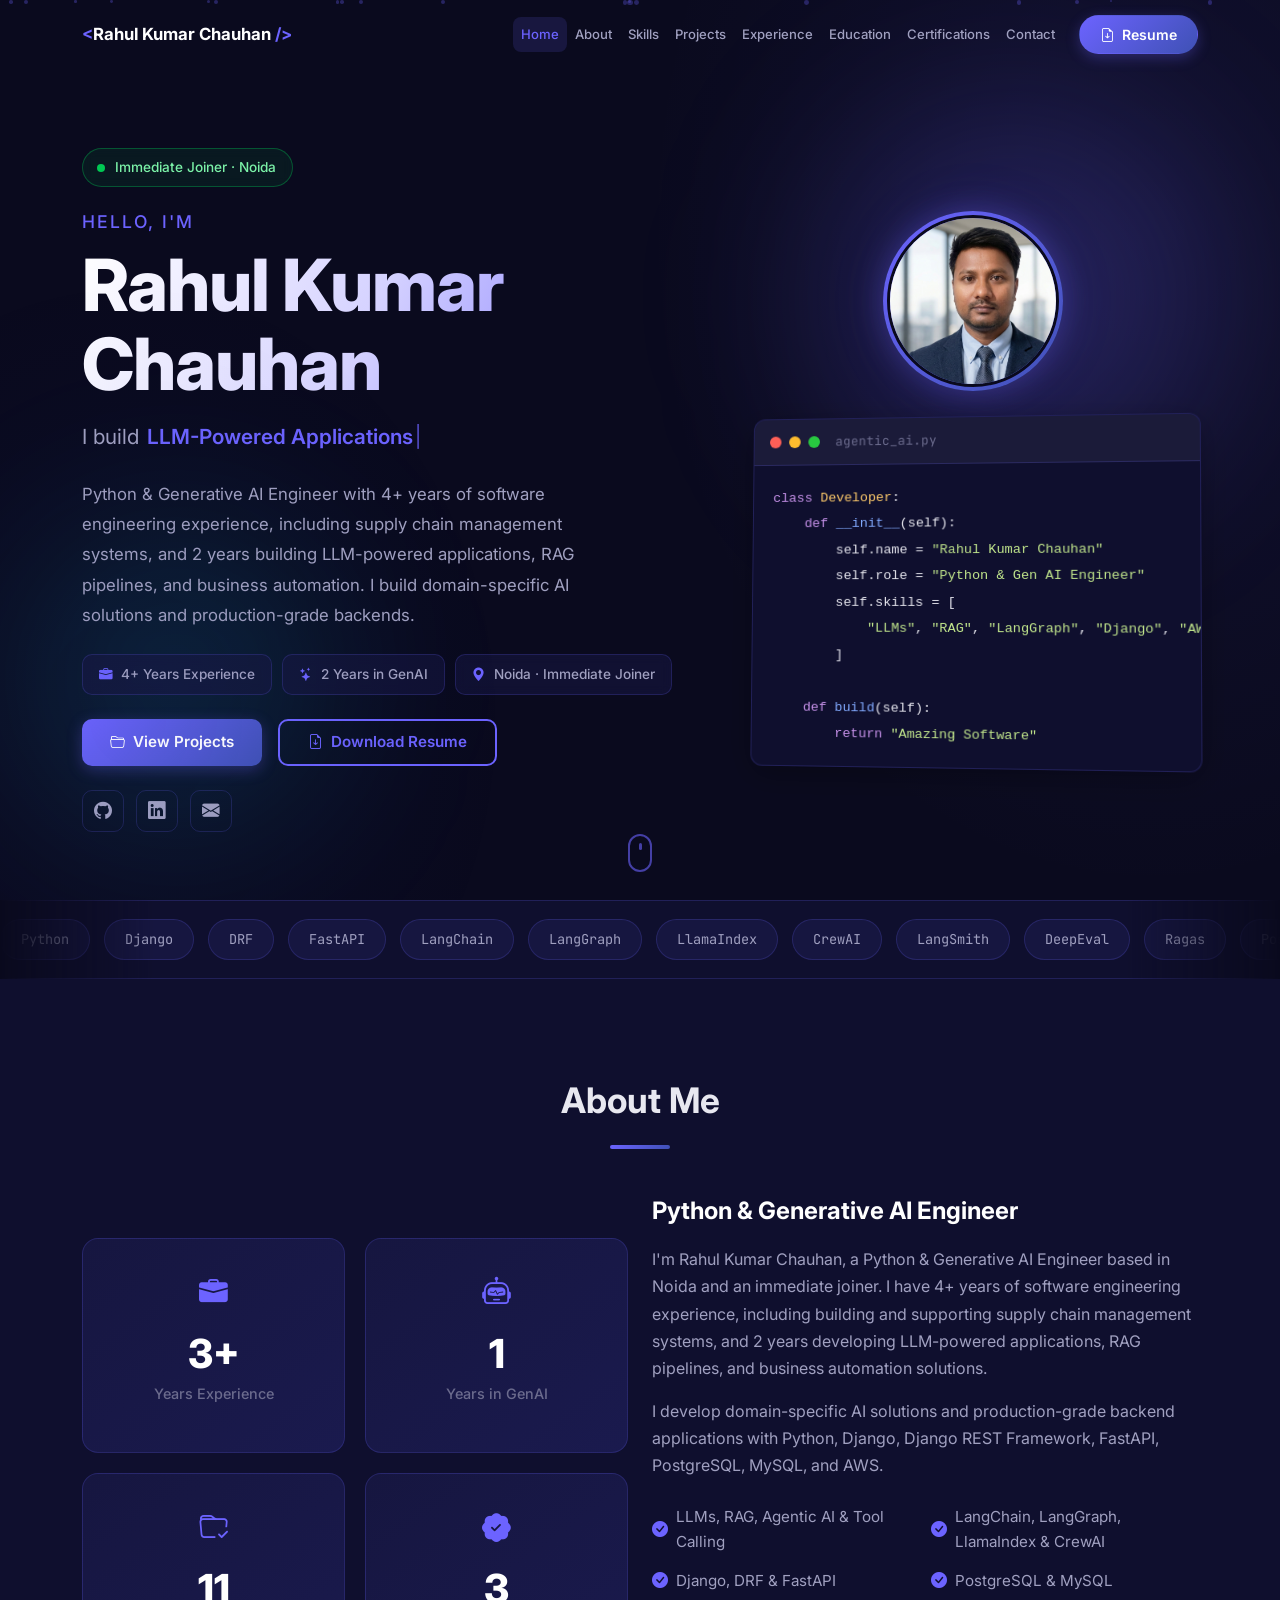
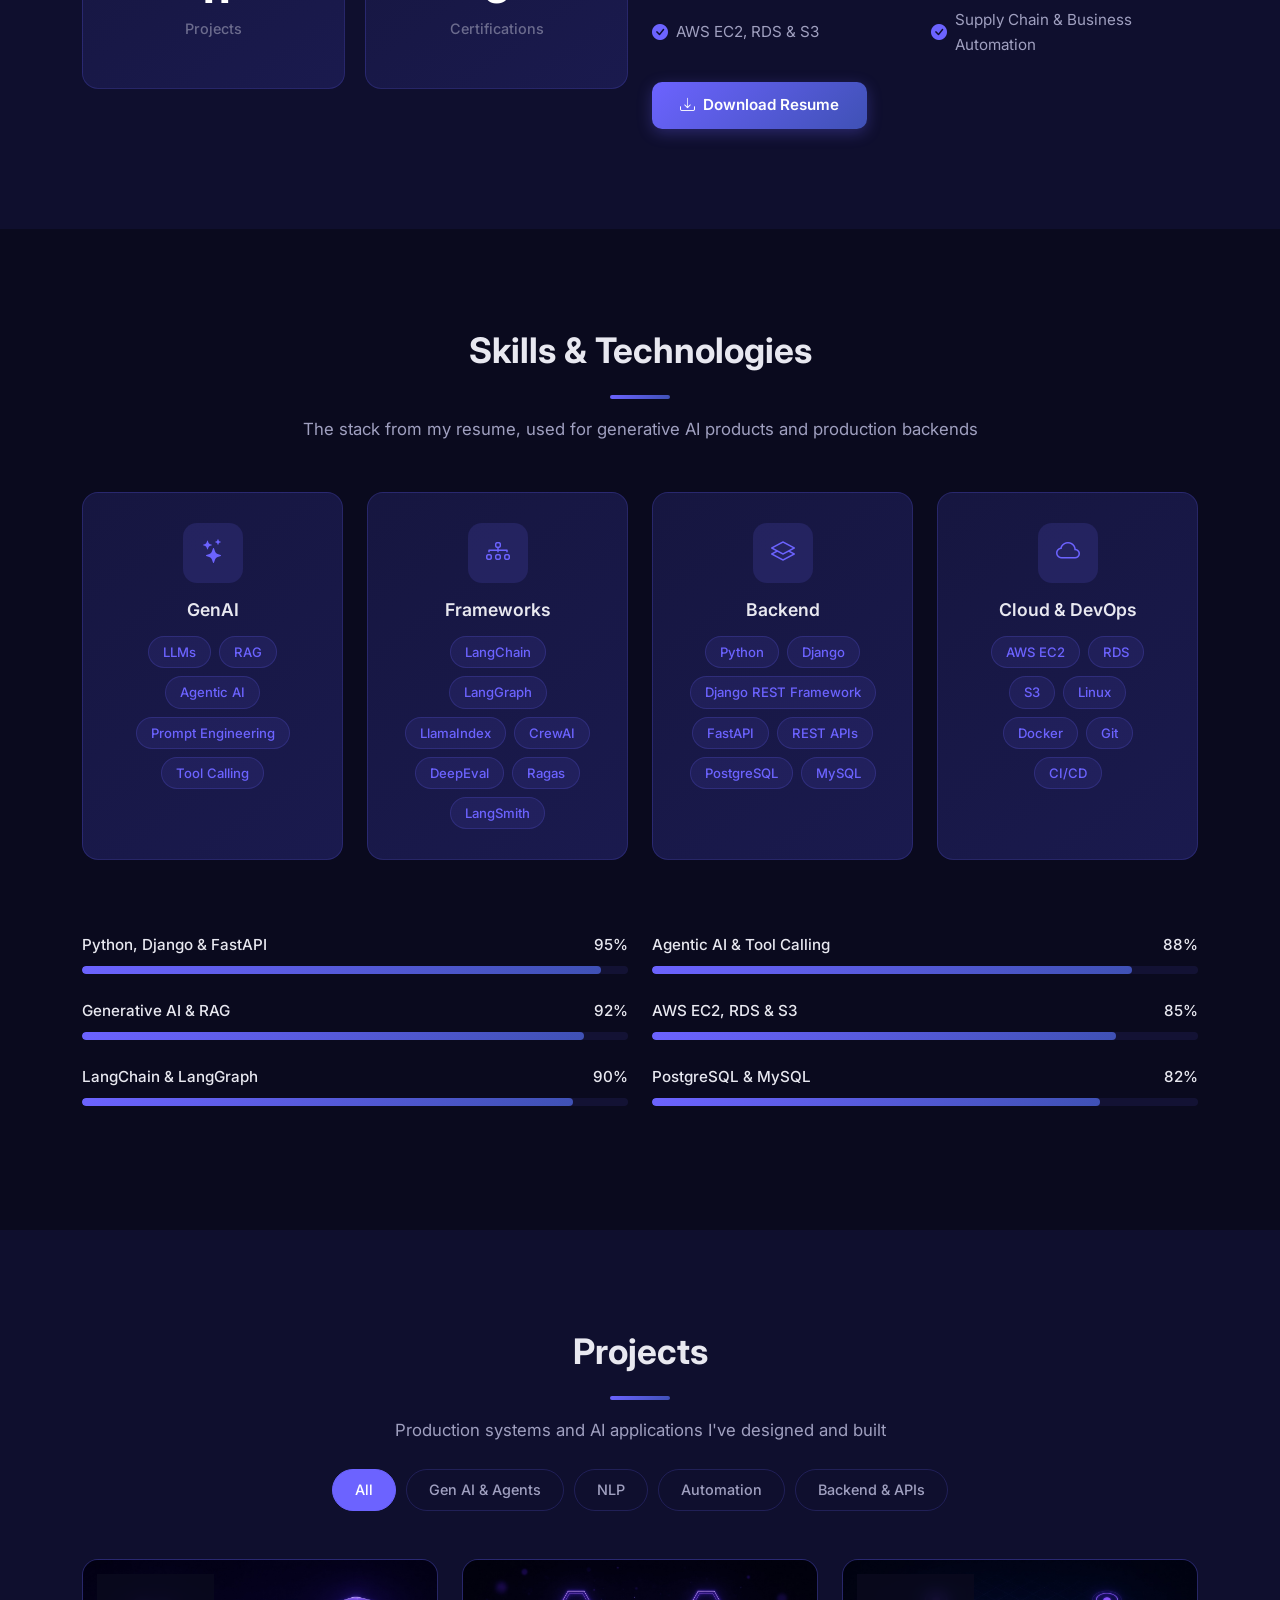
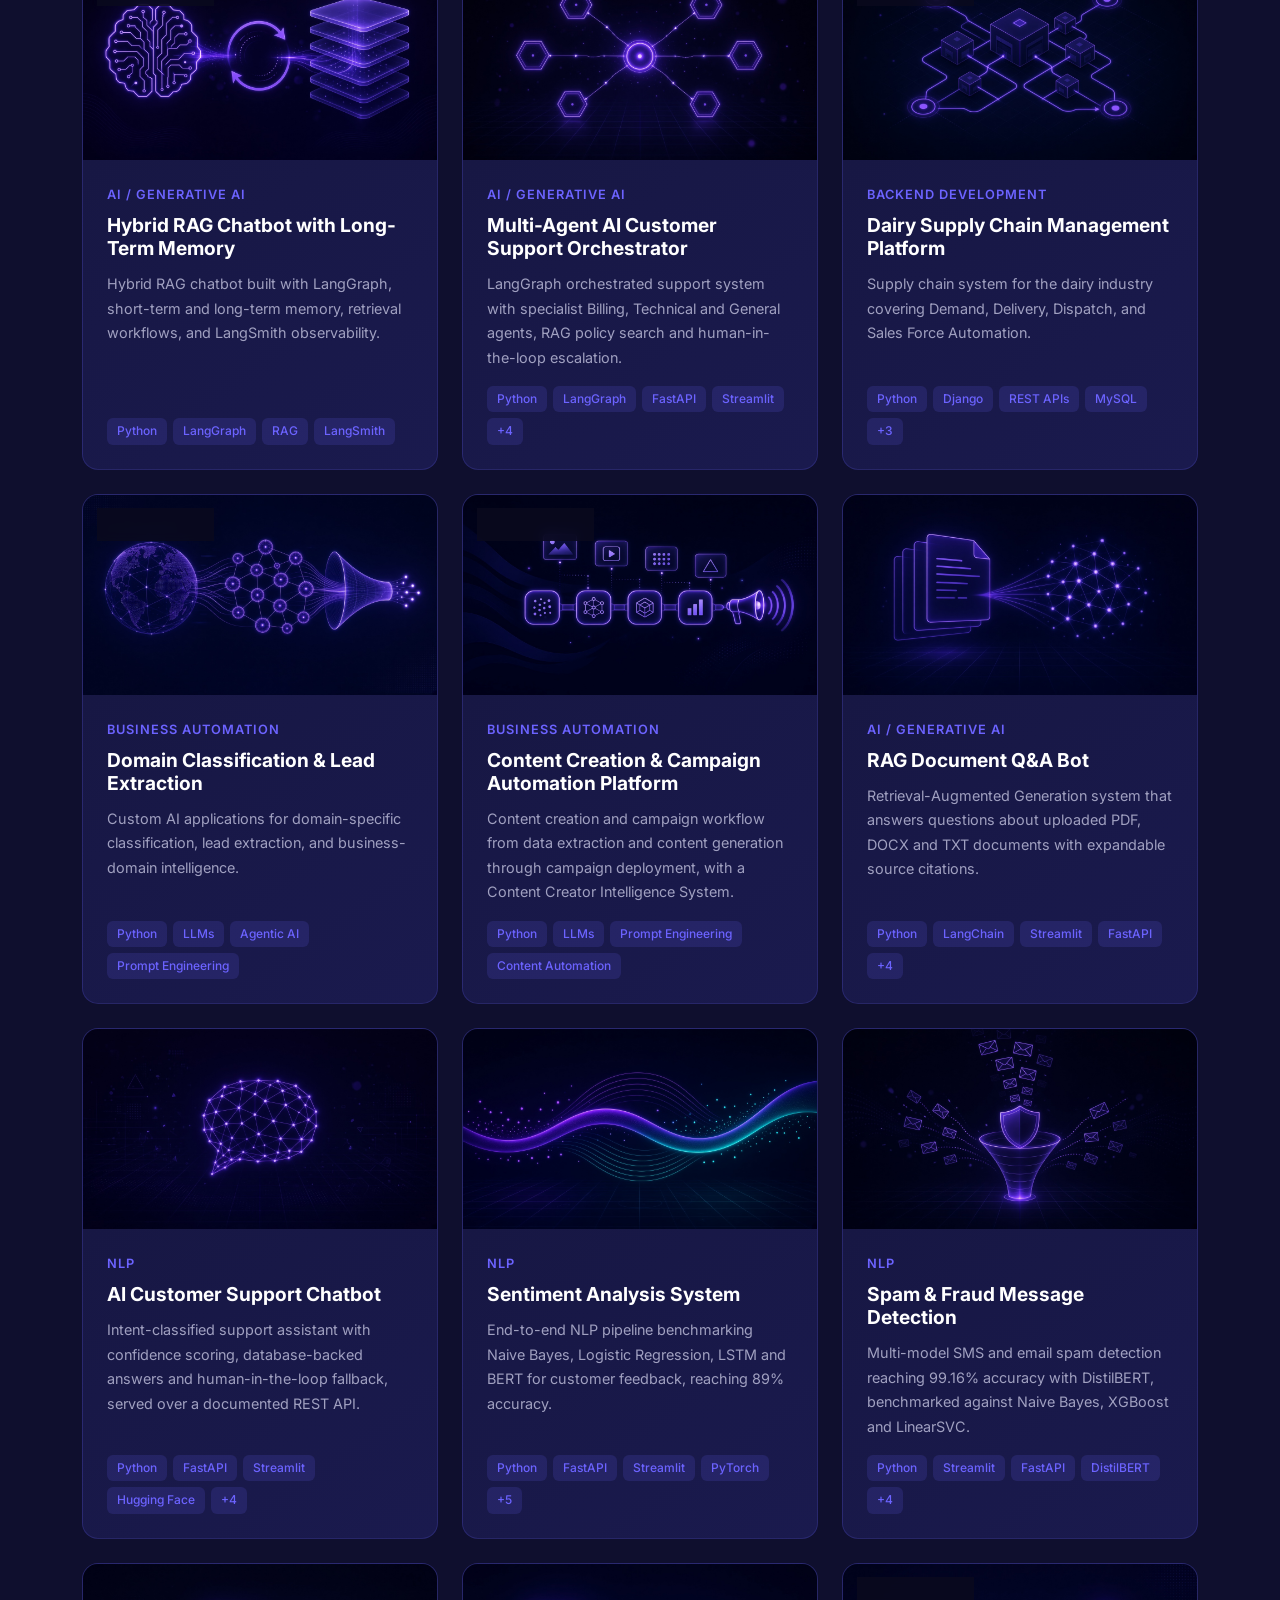
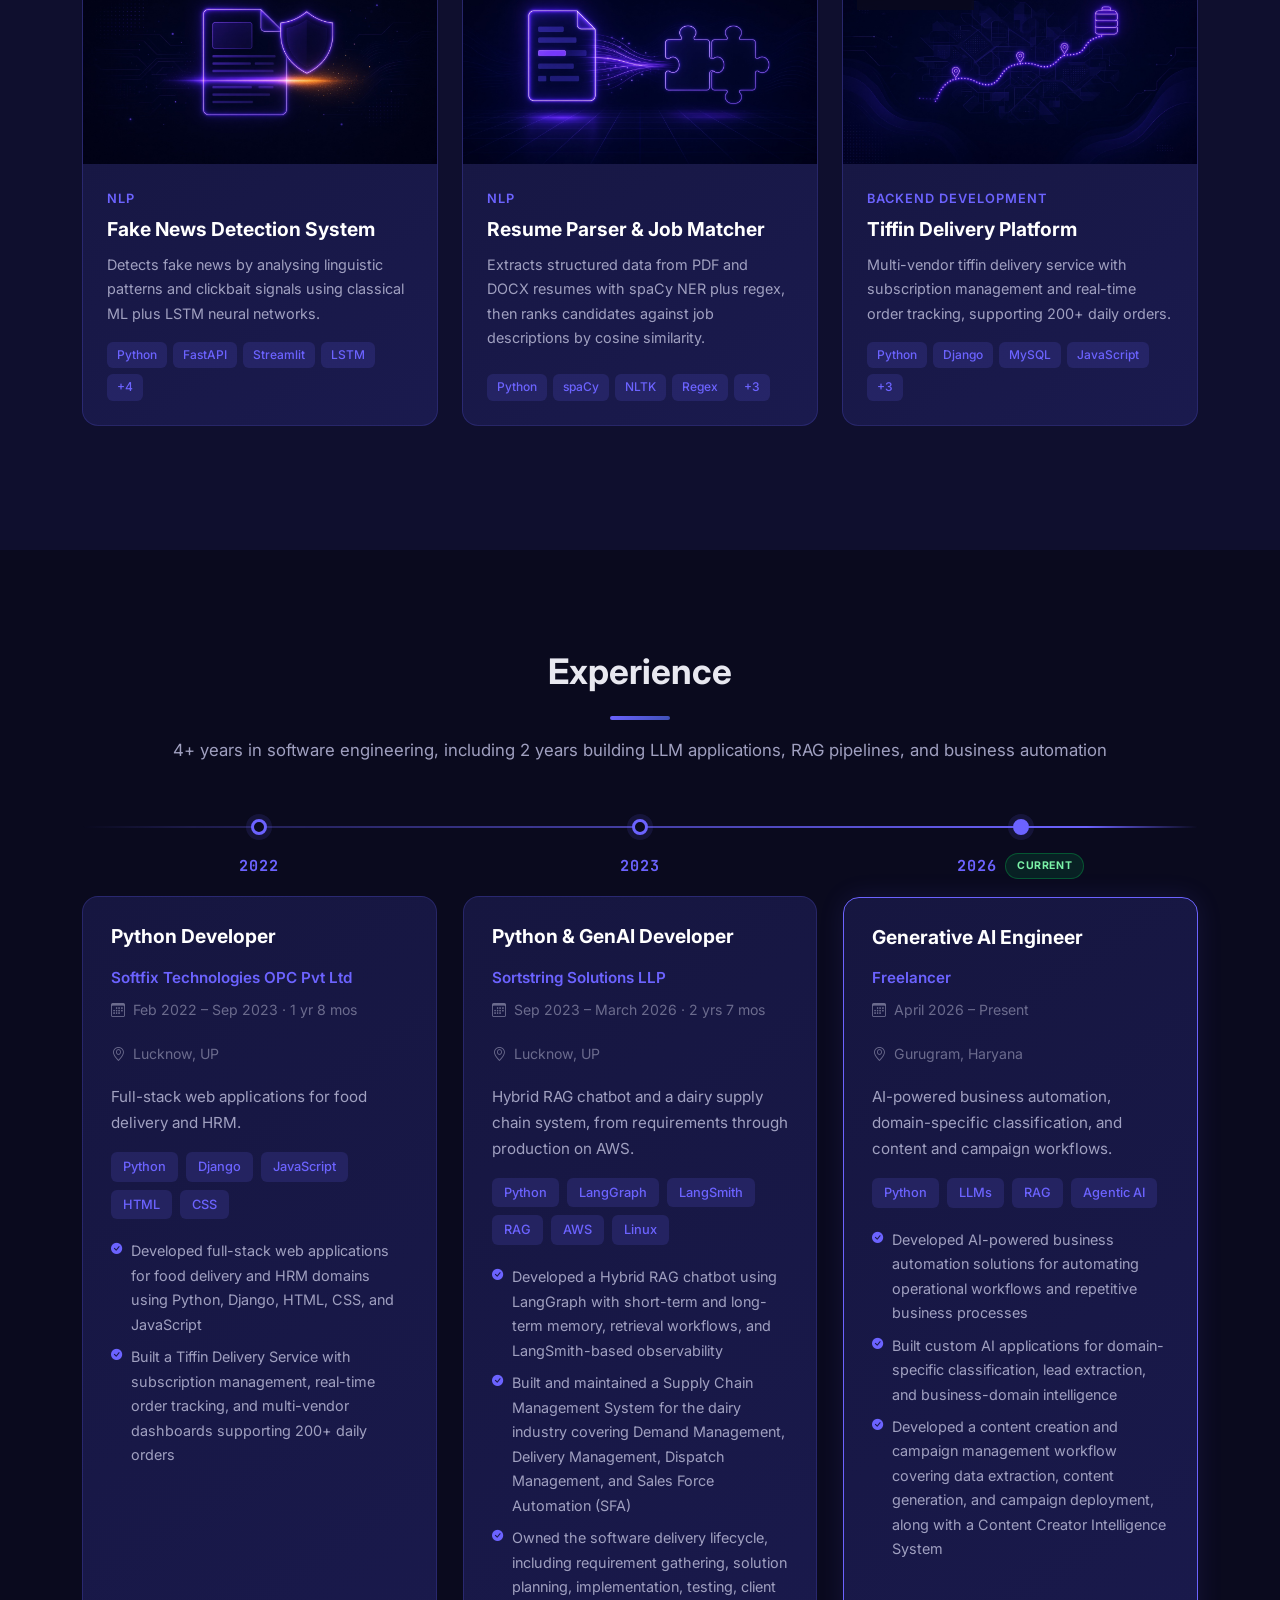
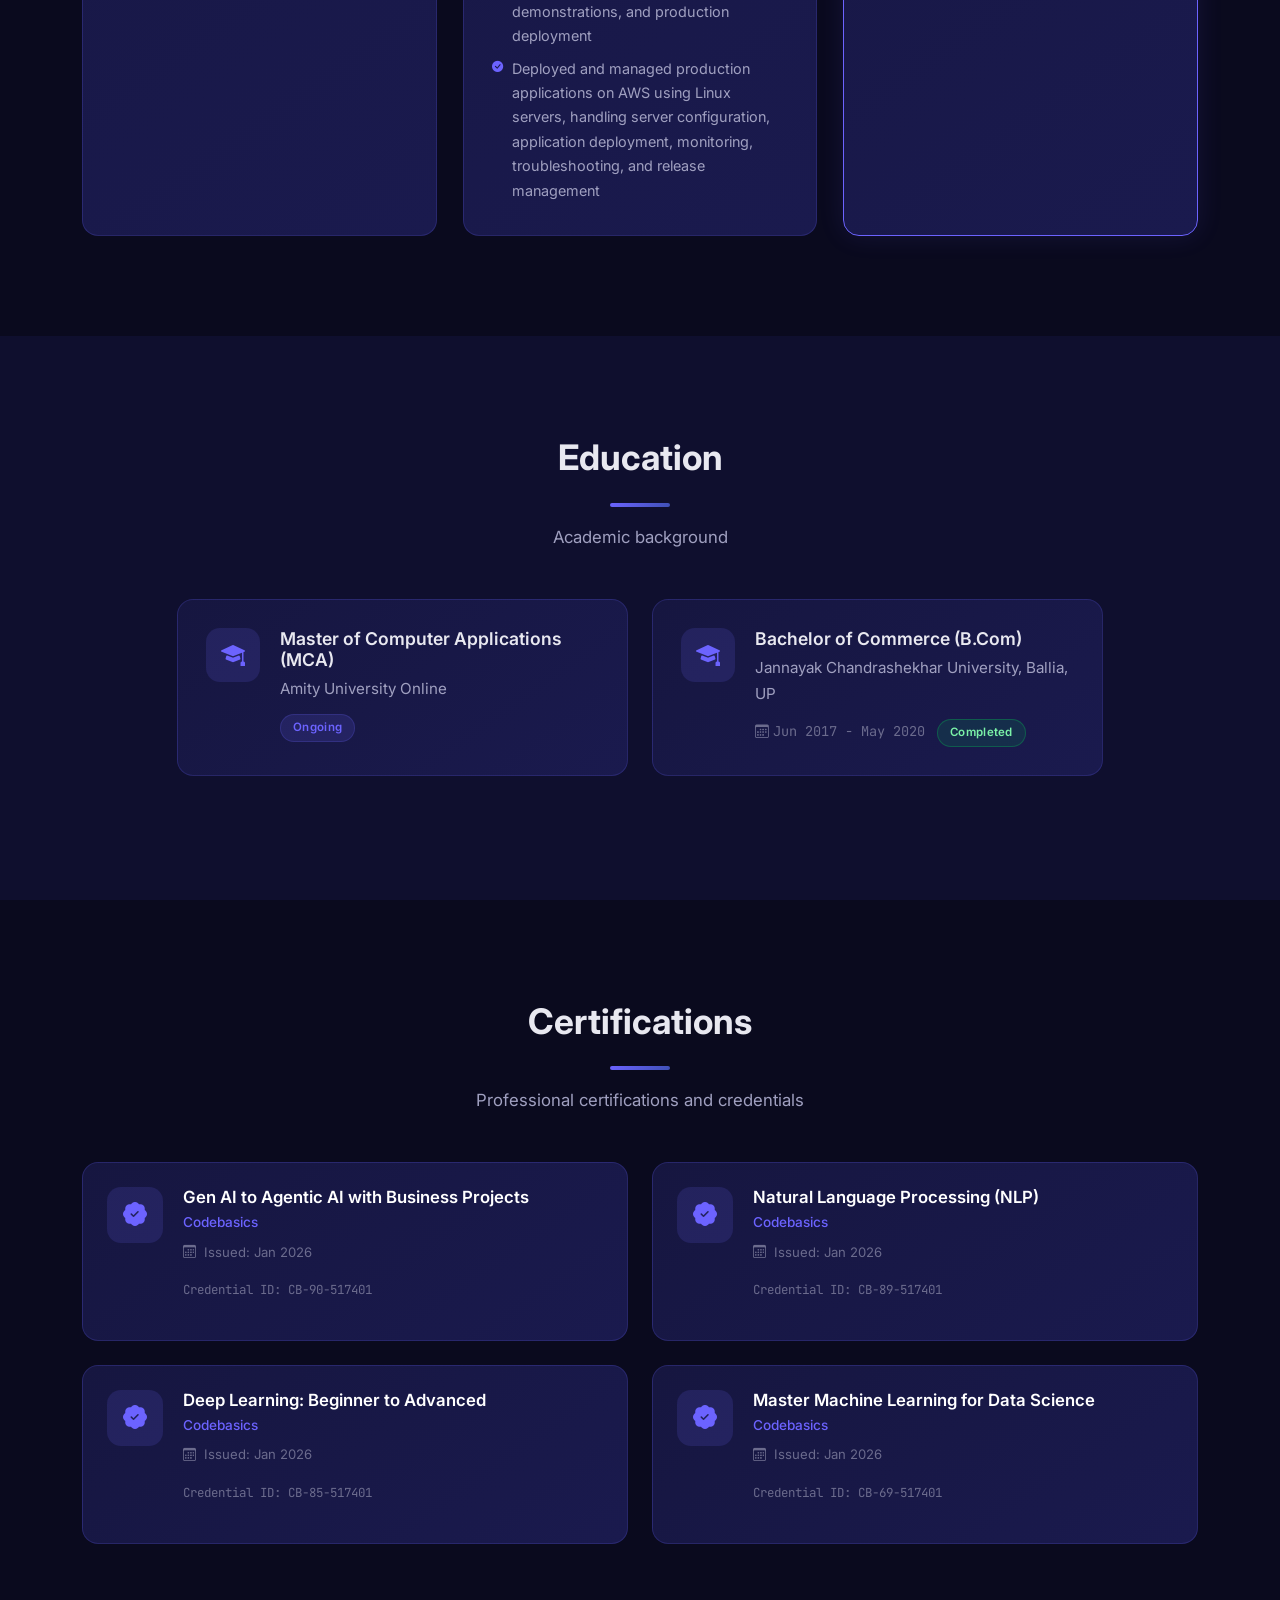
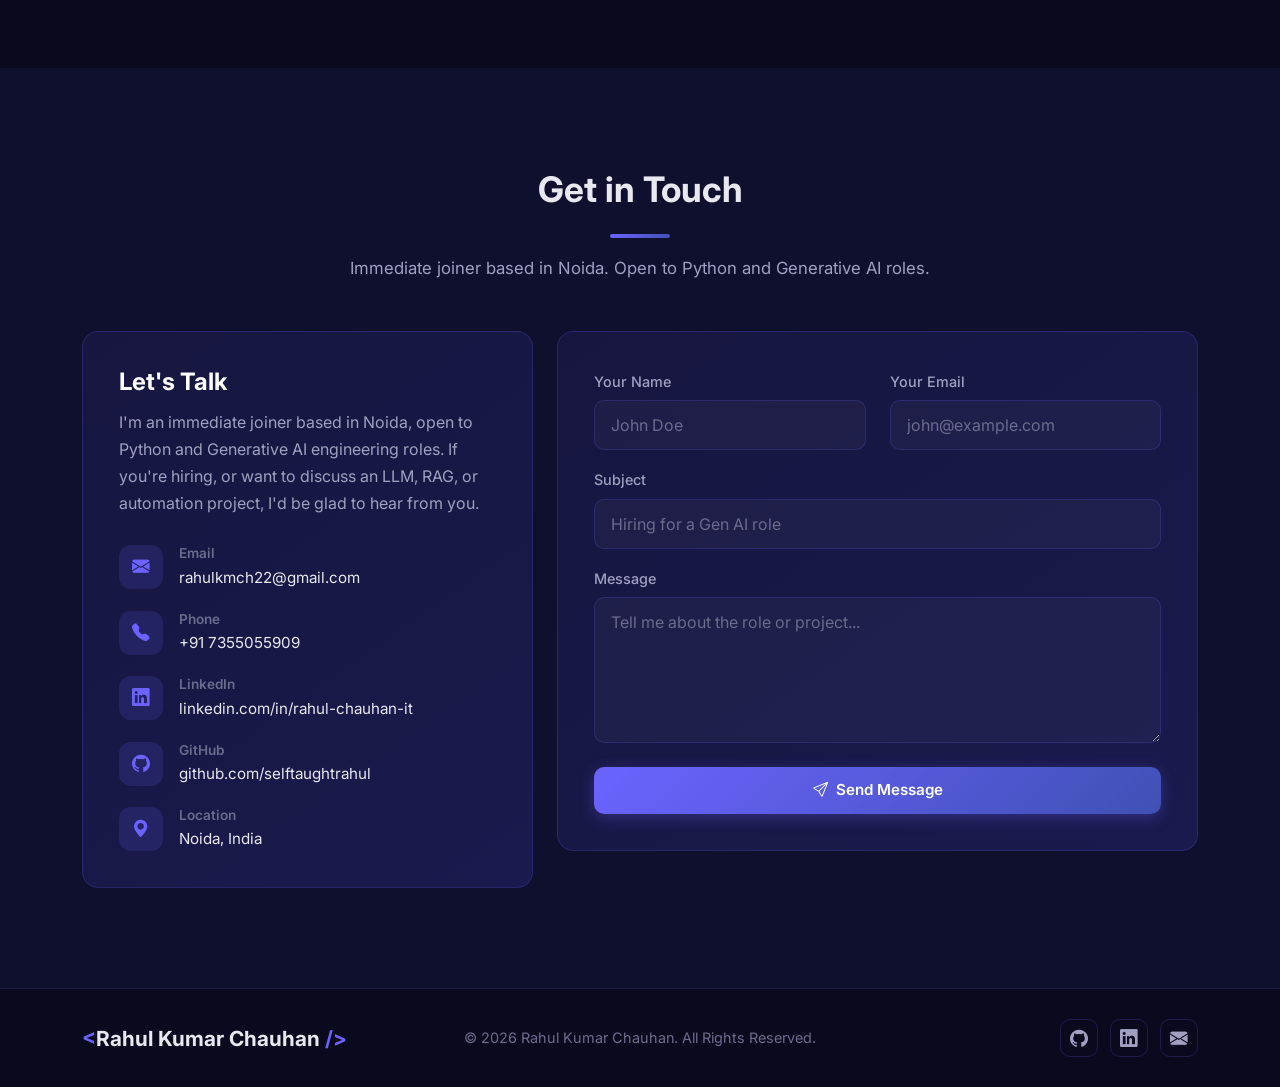
<file: index.html>
<!DOCTYPE html>
<html lang="en">
<head>
    <meta charset="UTF-8">
    <meta name="viewport" content="width=device-width, initial-scale=1.0">
    <meta name="description" content="Rahul Kumar Chauhan - Python & Generative AI Engineer building LLM applications, RAG pipelines and Agentic AI systems.">
    <meta name="keywords" content="Rahul Kumar Chauhan, Python Developer, Generative AI Engineer, LLM, RAG, Agentic AI, LangChain, LangGraph, FastAPI, Django, AWS, Noida">
    <meta name="author" content="Rahul Kumar Chauhan">
    <meta name="theme-color" content="#0a0a1e">
    <title>Rahul Kumar Chauhan | Python &amp; Generative AI Engineer</title>

    <!-- Open Graph / social sharing -->
    <meta property="og:type" content="website">
    <meta property="og:title" content="Rahul Kumar Chauhan | Python &amp; Generative AI Engineer">
    <meta property="og:description" content="4+ years building LLM applications, RAG pipelines, Agentic AI systems and business automation with Python, FastAPI, LangGraph and AWS.">
    <meta property="og:image" content="images/og-banner.png">
    <meta name="twitter:card" content="summary_large_image">
    <meta name="twitter:title" content="Rahul Kumar Chauhan | Python &amp; Generative AI Engineer">
    <meta name="twitter:description" content="4+ years building LLM applications, RAG pipelines, Agentic AI systems and business automation.">
    <meta name="twitter:image" content="images/og-banner.png">

    <!-- Bootstrap 5 CSS -->
    <link href="https://cdn.jsdelivr.net/npm/bootstrap@5.3.3/dist/css/bootstrap.min.css" rel="stylesheet">
    <!-- Bootstrap Icons -->
    <link href="https://cdn.jsdelivr.net/npm/bootstrap-icons@1.11.3/font/bootstrap-icons.min.css" rel="stylesheet">
    <!-- Google Fonts -->
    <link href="https://fonts.googleapis.com/css2?family=Inter:wght@300;400;500;600;700;800;900&family=JetBrains+Mono:wght@400;500&display=swap" rel="stylesheet">
    <!-- AOS Animate on Scroll -->
    <link href="https://cdn.jsdelivr.net/npm/aos@2.3.4/dist/aos.css" rel="stylesheet">
    <!-- Custom CSS -->
    <link href="css/style.css" rel="stylesheet">
</head>
<body>

    <!-- ===================== SCROLL PROGRESS ===================== -->
    <div class="scroll-progress" id="scrollProgress"></div>

    <!-- ===================== NAVBAR ===================== -->
    <nav class="navbar navbar-expand-lg navbar-dark fixed-top" id="mainNav">
        <div class="container">
            <a class="navbar-brand fw-bold" href="#" id="navBrand"></a>
            <button class="navbar-toggler border-0" type="button" data-bs-toggle="collapse" data-bs-target="#navbarNav">
                <span class="navbar-toggler-icon"></span>
            </button>
            <div class="collapse navbar-collapse" id="navbarNav">
                <ul class="navbar-nav ms-auto align-items-lg-center" id="navLinks"></ul>
                <div class="nav-cta-wrap ms-lg-3" id="navCta"></div>
            </div>
        </div>
    </nav>

    <!-- ===================== HERO SECTION ===================== -->
    <section id="home" class="hero-section d-flex align-items-center">
        <div class="hero-bg-particles" id="particles"></div>
        <div class="hero-glow hero-glow-1"></div>
        <div class="hero-glow hero-glow-2"></div>
        <div class="container">
            <div class="row align-items-center">
                <div class="col-lg-7" data-aos="fade-right" data-aos-duration="1000">
                    <div class="availability-pill" id="availabilityPill"></div>
                    <p class="hero-greeting" id="heroGreeting"></p>
                    <h1 class="hero-name" id="heroName"></h1>
                    <div class="hero-titles">
                        <span class="hero-title-static" id="heroTypingPrefix"></span>
                        <span class="hero-title-dynamic" id="typingText"> </span>
                        <span class="typing-cursor">|</span>
                    </div>
                    <p class="hero-description mt-4" id="heroDescription"></p>
                    <div class="hero-badges mt-4" id="heroBadges"></div>
                    <div class="hero-buttons mt-4" id="heroButtons"></div>
                    <div class="hero-socials mt-4" id="heroSocials"></div>
                </div>
                <div class="col-lg-5 text-center" data-aos="fade-left" data-aos-duration="1000">
                    <!-- Profile Picture -->
                    <div class="hero-profile-pic mb-4" id="heroProfilePic"></div>
                    <div class="hero-illustration">
                        <div class="code-window" id="codeWindow"></div>
                    </div>
                </div>
            </div>
        </div>
        <a href="#about" class="hero-scroll-hint" aria-label="Scroll to about">
            <span class="mouse"></span>
        </a>
    </section>

    <!-- ===================== TECH MARQUEE ===================== -->
    <div class="tech-marquee" aria-hidden="true">
        <div class="tech-marquee-track" id="techMarquee"></div>
    </div>

    <!-- ===================== ABOUT SECTION ===================== -->
    <section id="about" class="section-padding bg-dark-alt">
        <div class="container">
            <div class="section-header text-center" data-aos="fade-up">
                <h2 class="section-title" id="aboutTitle"></h2>
                <div class="section-divider"></div>
            </div>
            <div class="row mt-5 align-items-center">
                <div class="col-lg-6" data-aos="fade-right">
                    <div class="about-stats-grid" id="aboutStats"></div>
                </div>
                <div class="col-lg-6" data-aos="fade-left">
                    <h3 class="about-subtitle" id="aboutSubtitle"></h3>
                    <div id="aboutParagraphs"></div>
                    <div class="about-highlights mt-4" id="aboutHighlights"></div>
                    <a href="data/Rahul_Chauhan_Python_GenAI_Engineer.pdf" class="btn btn-primary-custom mt-4" id="resumeBtn" download>
                        <i class="bi bi-download me-2"></i>Download Resume
                    </a>
                </div>
            </div>
        </div>
    </section>

    <!-- ===================== SKILLS SECTION ===================== -->
    <section id="skills" class="section-padding">
        <div class="container">
            <div class="section-header text-center" data-aos="fade-up">
                <h2 class="section-title" id="skillsTitle"></h2>
                <div class="section-divider"></div>
                <p class="section-subtitle" id="skillsSubtitle"></p>
            </div>
            <div class="row mt-5" id="skillCategories"></div>
            <!-- Skill Progress Bars -->
            <div class="row mt-5" id="skillProgressBars"></div>
        </div>
    </section>

    <!-- ===================== PROJECTS SECTION ===================== -->
    <section id="projects" class="section-padding bg-dark-alt">
        <div class="container">
            <div class="section-header text-center" data-aos="fade-up">
                <h2 class="section-title" id="projectsTitle"></h2>
                <div class="section-divider"></div>
                <p class="section-subtitle" id="projectsSubtitle"></p>
            </div>
            <!-- Filter Buttons -->
            <div class="project-filters text-center mt-4" data-aos="fade-up" id="projectFilters"></div>
            <!-- Projects Grid -->
            <div class="row mt-5" id="projectsGrid"></div>
        </div>
    </section>

    <!-- ===================== EXPERIENCE SECTION ===================== -->
    <section id="experience" class="section-padding">
        <div class="container">
            <div class="section-header text-center" data-aos="fade-up">
                <h2 class="section-title" id="expTitle"></h2>
                <div class="section-divider"></div>
                <p class="section-subtitle" id="expSubtitle"></p>
            </div>
            <div class="roadmap mt-5" id="experienceTimeline"></div>
        </div>
    </section>

    <!-- ===================== EDUCATION SECTION ===================== -->
    <section id="education" class="section-padding bg-dark-alt">
        <div class="container">
            <div class="section-header text-center" data-aos="fade-up">
                <h2 class="section-title" id="eduTitle"></h2>
                <div class="section-divider"></div>
                <p class="section-subtitle" id="eduSubtitle"></p>
            </div>
            <div class="row mt-5 justify-content-center" id="educationGrid"></div>
        </div>
    </section>

    <!-- ===================== CERTIFICATIONS SECTION ===================== -->
    <section id="certifications" class="section-padding">
        <div class="container">
            <div class="section-header text-center" data-aos="fade-up">
                <h2 class="section-title" id="certsTitle"></h2>
                <div class="section-divider"></div>
                <p class="section-subtitle" id="certsSubtitle"></p>
            </div>
            <div class="row mt-5" id="certsGrid"></div>
        </div>
    </section>

    <!-- ===================== CONTACT SECTION ===================== -->
    <section id="contact" class="section-padding bg-dark-alt">
        <div class="container">
            <div class="section-header text-center" data-aos="fade-up">
                <h2 class="section-title" id="contactTitle"></h2>
                <div class="section-divider"></div>
                <p class="section-subtitle" id="contactSubtitle"></p>
            </div>
            <div class="row mt-5">
                <!-- Contact Info -->
                <div class="col-lg-5" data-aos="fade-right">
                    <div class="contact-info-card" id="contactInfoCard"></div>
                </div>
                <!-- Contact Form -->
                <div class="col-lg-7" data-aos="fade-left">
                    <div class="contact-form-card">
                        <form id="contactForm">
                            <div class="row">
                                <div class="col-md-6 mb-3">
                                    <label for="name" class="form-label">Your Name</label>
                                    <input type="text" class="form-control custom-input" id="name" name="name" required placeholder="John Doe">
                                </div>
                                <div class="col-md-6 mb-3">
                                    <label for="email" class="form-label">Your Email</label>
                                    <input type="email" class="form-control custom-input" id="email" name="email" required placeholder="john@example.com">
                                </div>
                            </div>
                            <div class="mb-3">
                                <label for="subject" class="form-label">Subject</label>
                                <input type="text" class="form-control custom-input" id="subject" name="subject" required placeholder="Hiring for a Gen AI role">
                            </div>
                            <div class="mb-4">
                                <label for="message" class="form-label">Message</label>
                                <textarea class="form-control custom-input" id="message" name="message" rows="5" required placeholder="Tell me about the role or project..."></textarea>
                            </div>
                            <!-- Honeypot spam protection (Web3Forms) -->
                            <input type="checkbox" name="botcheck" class="hidden" style="display:none" tabindex="-1" autocomplete="off" aria-hidden="true">
                            <button type="submit" class="btn btn-primary-custom w-100">
                                <i class="bi bi-send me-2"></i>Send Message
                            </button>
                            <div id="formStatus" class="mt-3 text-center" style="display:none;"></div>
                        </form>
                    </div>
                </div>
            </div>
        </div>
    </section>

    <!-- ===================== FOOTER ===================== -->
    <footer class="footer-section">
        <div class="container">
            <div class="row align-items-center">
                <div class="col-md-4">
                    <a class="footer-brand" href="#" id="footerBrand"></a>
                </div>
                <div class="col-md-4 text-center">
                    <p class="footer-text mb-0" id="footerCopyright"></p>
                </div>
                <div class="col-md-4 text-md-end">
                    <div class="footer-socials" id="footerSocials"></div>
                </div>
            </div>
        </div>
    </footer>

    <!-- Back to Top Button -->
    <a href="#home" class="back-to-top" id="backToTop" aria-label="Back to top">
        <i class="bi bi-arrow-up"></i>
    </a>

    <!-- Bootstrap JS -->
    <script src="https://cdn.jsdelivr.net/npm/bootstrap@5.3.3/dist/js/bootstrap.bundle.min.js"></script>
    <!-- AOS JS -->
    <script src="https://cdn.jsdelivr.net/npm/aos@2.3.4/dist/aos.js"></script>
    <!-- Portfolio Data -->
    <script src="data/portfolio-data.js"></script>
    <!-- Custom JS -->
    <script src="js/main.js"></script>
</body>
</html>
</file>
<file: css/style.css>
/* ===================== CSS VARIABLES ===================== */
:root {
    --bg-primary: #0a0a1e;
    --bg-secondary: #0f0f2e;
    --bg-card: #161640;
    --bg-card-hover: #1c1c50;
    --text-primary: #e8e8f0;
    --text-secondary: #a0a0c0;
    --text-muted: #6b6b8d;
    --accent-color: #6c63ff;
    --accent-hover: #5a52e0;
    --accent-light: rgba(108, 99, 255, 0.15);
    --accent-glow: rgba(108, 99, 255, 0.4);
    --success-color: #00c853;
    --gradient-primary: linear-gradient(135deg, #6c63ff 0%, #3f51b5 100%);
    --gradient-card: linear-gradient(145deg, #161640 0%, #1a1a4e 100%);
    --border-color: rgba(108, 99, 255, 0.2);
    --shadow-card: 0 8px 32px rgba(0, 0, 0, 0.3);
    --shadow-hover: 0 12px 48px rgba(108, 99, 255, 0.2);
    --font-primary: 'Inter', sans-serif;
    --font-mono: 'JetBrains Mono', monospace;
    --transition: all 0.3s cubic-bezier(0.4, 0, 0.2, 1);
}

/* ===================== BASE STYLES ===================== */
* {
    margin: 0;
    padding: 0;
    box-sizing: border-box;
}

html {
    scroll-behavior: smooth;
    scroll-padding-top: 80px;
}

body {
    font-family: var(--font-primary);
    background-color: var(--bg-primary);
    color: var(--text-primary);
    line-height: 1.7;
    overflow-x: hidden;
}

a {
    color: var(--accent-color);
    text-decoration: none;
    transition: var(--transition);
}

a:hover {
    color: var(--accent-hover);
}

::selection {
    background: var(--accent-color);
    color: #fff;
}

::-webkit-scrollbar {
    width: 8px;
}

::-webkit-scrollbar-track {
    background: var(--bg-primary);
}

::-webkit-scrollbar-thumb {
    background: var(--accent-color);
    border-radius: 4px;
}

/* ===================== NAVBAR ===================== */
#mainNav {
    padding: 15px 0;
    transition: var(--transition);
    background: transparent;
    backdrop-filter: blur(0px);
}

#mainNav.scrolled {
    background: rgba(10, 10, 30, 0.95) !important;
    backdrop-filter: blur(20px);
    padding: 10px 0;
    box-shadow: 0 4px 30px rgba(0, 0, 0, 0.3);
}

.navbar-brand {
    font-size: 1.5rem;
    letter-spacing: 1px;
}

.brand-accent {
    color: var(--accent-color);
}

.nav-link {
    color: var(--text-secondary) !important;
    font-weight: 500;
    font-size: 0.95rem;
    padding: 8px 16px !important;
    margin: 0 2px;
    border-radius: 8px;
    transition: var(--transition);
    position: relative;
}

.nav-link:hover,
.nav-link.active {
    color: var(--accent-color) !important;
    background: var(--accent-light);
}

.navbar-toggler {
    padding: 8px;
}

.navbar-toggler:focus {
    box-shadow: none;
}

/* ===================== HERO SECTION ===================== */
.hero-section {
    min-height: 100vh;
    position: relative;
    background: var(--bg-primary);
    overflow: hidden;
    padding-top: 80px;
}

.hero-section::before {
    content: '';
    position: absolute;
    top: -50%;
    right: -30%;
    width: 80%;
    height: 150%;
    background: radial-gradient(ellipse, rgba(108, 99, 255, 0.08) 0%, transparent 70%);
    pointer-events: none;
}

.hero-section::after {
    content: '';
    position: absolute;
    bottom: -30%;
    left: -20%;
    width: 60%;
    height: 100%;
    background: radial-gradient(ellipse, rgba(63, 81, 181, 0.06) 0%, transparent 70%);
    pointer-events: none;
}

/* Profile Picture */
.hero-profile-pic {
    width: 180px;
    height: 180px;
    margin: 0 auto;
    border-radius: 50%;
    padding: 4px;
    background: var(--gradient-primary);
    box-shadow: 0 0 30px rgba(108, 99, 255, 0.3), 0 0 60px rgba(108, 99, 255, 0.1);
    animation: profileGlow 3s ease-in-out infinite alternate;
}

.hero-profile-pic img {
    width: 100%;
    height: 100%;
    border-radius: 50%;
    object-fit: cover;
    border: 3px solid var(--bg-primary);
    display: block;
}

@keyframes profileGlow {
    0% { box-shadow: 0 0 20px rgba(108, 99, 255, 0.3), 0 0 40px rgba(108, 99, 255, 0.1); }
    100% { box-shadow: 0 0 30px rgba(108, 99, 255, 0.5), 0 0 60px rgba(108, 99, 255, 0.2); }
}

.hero-greeting {
    font-size: 1.1rem;
    color: var(--accent-color);
    font-weight: 500;
    letter-spacing: 2px;
    text-transform: uppercase;
    margin-bottom: 8px;
}

.hero-name {
    font-size: clamp(2.5rem, 6vw, 4.5rem);
    font-weight: 800;
    background: linear-gradient(135deg, #fff 0%, #c0c0e0 100%);
    -webkit-background-clip: text;
    -webkit-text-fill-color: transparent;
    background-clip: text;
    line-height: 1.1;
    margin-bottom: 16px;
}

.hero-titles {
    font-size: 1.3rem;
    color: var(--text-secondary);
    display: flex;
    align-items: center;
    flex-wrap: wrap;
}

.hero-title-dynamic {
    color: var(--accent-color);
    font-weight: 600;
    min-width: 10px;
}

.typing-cursor {
    color: var(--accent-color);
    animation: blink 1s infinite;
    font-weight: 300;
    margin-left: 2px;
}

@keyframes blink {
    0%, 100% { opacity: 1; }
    50% { opacity: 0; }
}

.hero-description {
    font-size: 1.05rem;
    color: var(--text-secondary);
    max-width: 550px;
    line-height: 1.8;
}

/* Buttons */
.btn-primary-custom {
    background: var(--gradient-primary);
    border: none;
    color: #fff;
    padding: 12px 28px;
    border-radius: 10px;
    font-weight: 600;
    font-size: 0.95rem;
    transition: var(--transition);
    box-shadow: 0 4px 15px rgba(108, 99, 255, 0.3);
}

.btn-primary-custom:hover {
    transform: translateY(-2px);
    box-shadow: 0 8px 25px rgba(108, 99, 255, 0.4);
    color: #fff;
}

.btn-success-custom {
    background: linear-gradient(135deg, #00c853 0%, #00a844 100%);
    border: none;
    color: #fff;
    padding: 12px 28px;
    border-radius: 10px;
    font-weight: 600;
    font-size: 0.95rem;
    transition: var(--transition);
    box-shadow: 0 4px 15px rgba(0, 200, 83, 0.3);
}

.btn-success-custom:hover {
    transform: translateY(-2px);
    box-shadow: 0 8px 25px rgba(0, 200, 83, 0.4);
    color: #fff;
}

.btn-outline-custom {
    border: 2px solid var(--accent-color);
    color: var(--accent-color);
    padding: 10px 28px;
    border-radius: 10px;
    font-weight: 600;
    font-size: 0.95rem;
    transition: var(--transition);
    background: transparent;
}

.btn-outline-custom:hover {
    background: var(--accent-color);
    color: #fff;
    transform: translateY(-2px);
}

.btn-video-custom {
    background: linear-gradient(135deg, #ff0044 0%, #cc0036 100%);
    border: none;
    color: #fff;
    padding: 12px 28px;
    border-radius: 10px;
    font-weight: 600;
    font-size: 0.95rem;
    transition: var(--transition);
    box-shadow: 0 4px 15px rgba(255, 0, 68, 0.3);
}

.btn-video-custom:hover {
    transform: translateY(-2px);
    box-shadow: 0 8px 25px rgba(255, 0, 68, 0.4);
    color: #fff;
}

/* Social Icons */
.hero-socials {
    display: flex;
    gap: 12px;
}

.social-icon {
    width: 42px;
    height: 42px;
    border-radius: 10px;
    border: 1px solid var(--border-color);
    display: flex;
    align-items: center;
    justify-content: center;
    color: var(--text-secondary);
    font-size: 1.1rem;
    transition: var(--transition);
}

.social-icon:hover {
    background: var(--accent-color);
    border-color: var(--accent-color);
    color: #fff;
    transform: translateY(-3px);
}

/* Code Window Illustration */
.hero-illustration {
    perspective: 1000px;
}

.code-window {
    background: var(--bg-secondary);
    border-radius: 12px;
    border: 1px solid var(--border-color);
    overflow: hidden;
    box-shadow: var(--shadow-card);
    text-align: left;
    transform: rotateY(-5deg) rotateX(2deg);
    transition: var(--transition);
}

.code-window:hover {
    transform: rotateY(0deg) rotateX(0deg);
    box-shadow: var(--shadow-hover);
}

.code-header {
    background: rgba(255, 255, 255, 0.05);
    padding: 12px 16px;
    display: flex;
    align-items: center;
    gap: 8px;
    border-bottom: 1px solid var(--border-color);
}

.dot {
    width: 12px;
    height: 12px;
    border-radius: 50%;
}

.dot.red { background: #ff5f57; }
.dot.yellow { background: #febc2e; }
.dot.green { background: #28c840; }

.code-filename {
    color: var(--text-muted);
    font-family: var(--font-mono);
    font-size: 0.8rem;
    margin-left: 8px;
}

.code-body {
    padding: 20px;
    margin: 0;
    font-family: var(--font-mono);
    font-size: 0.85rem;
    line-height: 1.8;
    background: transparent;
    border: none;
    color: var(--text-primary);
    overflow-x: auto;
}

.code-keyword { color: #c792ea; }
.code-class { color: #ffcb6b; }
.code-func { color: #82aaff; }
.code-str { color: #c3e88d; }

/* ===================== SECTION COMMON ===================== */
.section-padding {
    padding: 100px 0;
}

.bg-dark-alt {
    background: var(--bg-secondary);
}

.section-header {
    margin-bottom: 20px;
}

.section-title {
    font-size: 2.2rem;
    font-weight: 700;
    position: relative;
    display: inline-block;
}

.section-divider {
    width: 60px;
    height: 4px;
    background: var(--gradient-primary);
    border-radius: 2px;
    margin: 16px auto 0;
}

.section-subtitle {
    color: var(--text-secondary);
    margin-top: 16px;
    font-size: 1.05rem;
}

/* ===================== ABOUT SECTION ===================== */
.about-stats-grid {
    display: grid;
    grid-template-columns: repeat(2, 1fr);
    gap: 20px;
}

.stat-card {
    background: var(--gradient-card);
    border: 1px solid var(--border-color);
    border-radius: 16px;
    padding: 30px 20px;
    text-align: center;
    transition: var(--transition);
}

.stat-card:hover {
    transform: translateY(-5px);
    box-shadow: var(--shadow-hover);
    border-color: var(--accent-color);
}

.stat-icon {
    font-size: 1.8rem;
    color: var(--accent-color);
    margin-bottom: 12px;
}

.stat-number {
    font-size: 2.5rem;
    font-weight: 800;
    color: #fff;
    margin-bottom: 4px;
}

.stat-label {
    color: var(--text-muted);
    font-size: 0.9rem;
    font-weight: 500;
}

.about-subtitle {
    font-size: 1.5rem;
    font-weight: 700;
    margin-bottom: 20px;
    color: #fff;
}

.about-text {
    color: var(--text-secondary);
    font-size: 1rem;
    margin-bottom: 16px;
}

.about-highlights {
    display: grid;
    grid-template-columns: repeat(2, 1fr);
    gap: 12px;
}

.highlight-item {
    color: var(--text-secondary);
    font-size: 0.95rem;
    display: flex;
    align-items: center;
    gap: 8px;
}

.highlight-item i {
    color: var(--accent-color);
    font-size: 1rem;
}

/* ===================== SKILLS SECTION ===================== */
.skill-category-card {
    background: var(--gradient-card);
    border: 1px solid var(--border-color);
    border-radius: 16px;
    padding: 30px;
    text-align: center;
    height: 100%;
    transition: var(--transition);
}

.skill-category-card:hover {
    transform: translateY(-5px);
    box-shadow: var(--shadow-hover);
    border-color: var(--accent-color);
}

.skill-category-icon {
    width: 60px;
    height: 60px;
    background: var(--accent-light);
    border-radius: 14px;
    display: flex;
    align-items: center;
    justify-content: center;
    font-size: 1.5rem;
    color: var(--accent-color);
    margin: 0 auto 16px;
}

.skill-category-title {
    font-size: 1.1rem;
    font-weight: 600;
    margin-bottom: 16px;
}

.skill-tags {
    display: flex;
    flex-wrap: wrap;
    gap: 8px;
    justify-content: center;
}

.skill-tag {
    background: rgba(108, 99, 255, 0.1);
    border: 1px solid rgba(108, 99, 255, 0.2);
    color: var(--accent-color);
    padding: 4px 14px;
    border-radius: 20px;
    font-size: 0.82rem;
    font-weight: 500;
    transition: var(--transition);
}

.skill-tag:hover {
    background: var(--accent-color);
    color: #fff;
}

/* Skill Progress */
.skill-progress-item {
    margin-bottom: 24px;
}

.skill-progress-header {
    display: flex;
    justify-content: space-between;
    margin-bottom: 8px;
    font-weight: 500;
    font-size: 0.95rem;
}

.progress {
    height: 8px;
    background: rgba(108, 99, 255, 0.1);
    border-radius: 4px;
    overflow: hidden;
}

.progress-bar {
    background: var(--gradient-primary);
    border-radius: 4px;
    transition: width 1.5s ease-in-out;
}

/* ===================== PROJECTS SECTION ===================== */
.project-filters {
    display: flex;
    flex-wrap: wrap;
    gap: 10px;
    justify-content: center;
}

.filter-btn {
    background: transparent;
    border: 1px solid var(--border-color);
    color: var(--text-secondary);
    padding: 8px 22px;
    border-radius: 25px;
    font-size: 0.9rem;
    font-weight: 500;
    cursor: pointer;
    transition: var(--transition);
}

.filter-btn:hover,
.filter-btn.active {
    background: var(--accent-color);
    border-color: var(--accent-color);
    color: #fff;
}

/* Project Card */
.project-card {
    background: var(--gradient-card);
    border: 1px solid var(--border-color);
    border-radius: 16px;
    overflow: hidden;
    transition: var(--transition);
    height: 100%;
    display: flex;
    flex-direction: column;
    cursor: pointer;
}

.project-card:hover {
    transform: translateY(-8px);
    box-shadow: var(--shadow-hover);
    border-color: var(--accent-color);
}

.project-card-image {
    width: 100%;
    height: 200px;
    object-fit: cover;
    background: linear-gradient(135deg, var(--bg-card) 0%, rgba(108, 99, 255, 0.1) 100%);
    display: flex;
    align-items: center;
    justify-content: center;
    position: relative;
    overflow: hidden;
}

/* Slideshow container */
.project-slideshow {
    position: relative;
    width: 100%;
    height: 100%;
}

.project-slideshow .slide-img {
    position: absolute;
    inset: 0;
    width: 100%;
    height: 100%;
    object-fit: cover;
    opacity: 0;
    transition: opacity 0.8s ease, transform 0.4s ease;
}

.project-slideshow .slide-img.active {
    opacity: 1;
}

.project-card:hover .project-slideshow .slide-img {
    transform: scale(1.08);
}

/* Slide dots */
.slide-dots {
    position: absolute;
    bottom: 8px;
    left: 50%;
    transform: translateX(-50%);
    display: flex;
    gap: 6px;
    z-index: 3;
}

.slide-dot {
    width: 8px;
    height: 8px;
    border-radius: 50%;
    background: rgba(255, 255, 255, 0.4);
    cursor: pointer;
    transition: all 0.3s ease;
}

.slide-dot.active {
    background: var(--accent-color);
    box-shadow: 0 0 6px var(--accent-color);
    transform: scale(1.3);
}

.slide-dot:hover {
    background: rgba(255, 255, 255, 0.8);
}

/* Single image (no slideshow) */
.project-card-image > img {
    width: 100%;
    height: 100%;
    object-fit: cover;
    transition: transform 0.4s ease;
}

.project-card:hover .project-card-image > img {
    transform: scale(1.08);
}

.project-card-image .placeholder-icon {
    font-size: 3rem;
    color: var(--accent-color);
    opacity: 0.5;
}

.project-card-overlay {
    position: absolute;
    inset: 0;
    background: rgba(108, 99, 255, 0.9);
    display: flex;
    align-items: center;
    justify-content: center;
    opacity: 0;
    transition: var(--transition);
}

.project-card:hover .project-card-overlay {
    opacity: 1;
}

.project-card-overlay span {
    color: #fff;
    font-weight: 600;
    font-size: 1rem;
}

/* Video badge on project card */
.project-video-badge {
    position: absolute;
    top: 12px;
    right: 12px;
    width: 40px;
    height: 40px;
    background: rgba(255, 0, 68, 0.9);
    border-radius: 50%;
    display: flex;
    align-items: center;
    justify-content: center;
    color: #fff;
    font-size: 1.1rem;
    z-index: 5;
    transition: var(--transition);
    box-shadow: 0 4px 12px rgba(255, 0, 68, 0.4);
}

.project-video-badge:hover {
    transform: scale(1.15);
    color: #fff;
    background: rgba(255, 0, 68, 1);
    box-shadow: 0 6px 20px rgba(255, 0, 68, 0.5);
}

.project-card {
    position: relative;
}

.project-card-body {
    padding: 24px;
    flex: 1;
    display: flex;
    flex-direction: column;
}

.project-card-category {
    color: var(--accent-color);
    font-size: 0.8rem;
    font-weight: 600;
    text-transform: uppercase;
    letter-spacing: 1px;
    margin-bottom: 8px;
}

.project-card-title {
    font-size: 1.2rem;
    font-weight: 700;
    margin-bottom: 12px;
    color: #fff;
}

.project-card-desc {
    color: var(--text-secondary);
    font-size: 0.9rem;
    flex: 1;
    margin-bottom: 16px;
}

.project-card-tech {
    display: flex;
    flex-wrap: wrap;
    gap: 6px;
    margin-top: auto;
}

.project-tech-tag {
    background: var(--accent-light);
    color: var(--accent-color);
    padding: 3px 10px;
    border-radius: 6px;
    font-size: 0.75rem;
    font-weight: 500;
}

/* ===================== CERTIFICATIONS SECTION ===================== */
.cert-card {
    background: var(--gradient-card);
    border: 1px solid var(--border-color);
    border-radius: 16px;
    padding: 24px;
    transition: var(--transition);
    height: 100%;
    display: flex;
    align-items: flex-start;
    gap: 20px;
}

.cert-card:hover {
    transform: translateY(-5px);
    box-shadow: var(--shadow-hover);
    border-color: var(--accent-color);
}

.cert-card-link {
    text-decoration: none;
    color: inherit;
    display: block;
    height: 100%;
}

.cert-image {
    width: 56px;
    height: 56px;
    min-width: 56px;
    border-radius: 14px;
    object-fit: cover;
}

.cert-icon {
    width: 56px;
    height: 56px;
    min-width: 56px;
    background: var(--accent-light);
    border-radius: 14px;
    display: flex;
    align-items: center;
    justify-content: center;
    font-size: 1.5rem;
    color: var(--accent-color);
}

.cert-info h5 {
    font-size: 1.05rem;
    font-weight: 600;
    margin-bottom: 4px;
    color: #fff;
}

.cert-info .cert-issuer {
    color: var(--accent-color);
    font-size: 0.85rem;
    font-weight: 500;
    margin-bottom: 6px;
}

.cert-info .cert-date {
    color: var(--text-muted);
    font-size: 0.82rem;
}

.cert-info .cert-id {
    color: var(--text-muted);
    font-size: 0.78rem;
    font-family: var(--font-mono);
}

.cert-link {
    color: var(--accent-color);
    font-size: 0.85rem;
    font-weight: 500;
    display: inline-flex;
    align-items: center;
    gap: 4px;
    margin-top: 8px;
}

.cert-link:hover {
    color: #fff;
}

/* ===================== EXPERIENCE / ROADMAP ===================== */
.roadmap {
    position: relative;
    display: grid;
    grid-auto-flow: column;
    grid-auto-columns: 1fr;
    gap: 26px;
    align-items: stretch;
}

/* The road itself, fading out at both ends */
.roadmap::before {
    content: '';
    position: absolute;
    top: 13px;
    left: 0;
    right: 0;
    height: 2px;
    background: linear-gradient(90deg, transparent, var(--border-color) 10%, var(--accent-color) 90%, transparent);
}

.roadmap-item {
    position: relative;
    display: flex;
    flex-direction: column;
}

.roadmap-node {
    display: flex;
    align-items: center;
    justify-content: center;
    height: 28px;
}

.roadmap-dot {
    width: 16px;
    height: 16px;
    border-radius: 50%;
    background: var(--bg-primary);
    border: 3px solid var(--accent-color);
    box-shadow: 0 0 0 5px rgba(108, 99, 255, 0.12);
}

.roadmap-item.is-current .roadmap-dot {
    background: var(--accent-color);
    animation: roadmapPulse 2s infinite;
}

@keyframes roadmapPulse {
    0% { box-shadow: 0 0 0 0 rgba(108, 99, 255, 0.5); }
    70% { box-shadow: 0 0 0 14px rgba(108, 99, 255, 0); }
    100% { box-shadow: 0 0 0 0 rgba(108, 99, 255, 0); }
}

.roadmap-stop {
    display: flex;
    align-items: center;
    justify-content: center;
    gap: 8px;
    margin: 12px 0 18px;
}

.roadmap-year {
    font-family: var(--font-mono);
    font-size: 0.95rem;
    font-weight: 700;
    letter-spacing: 1px;
    color: var(--accent-color);
}

.roadmap-current-pill {
    padding: 3px 11px;
    border-radius: 20px;
    font-size: 0.66rem;
    font-weight: 700;
    text-transform: uppercase;
    letter-spacing: 0.6px;
    color: #7bf2a8;
    background: rgba(0, 200, 83, 0.12);
    border: 1px solid rgba(0, 200, 83, 0.32);
}

.roadmap-card {
    flex: 1;
    padding: 24px;
}

.roadmap-item.is-current .roadmap-card {
    border-color: var(--accent-color);
    box-shadow: 0 0 26px rgba(108, 99, 255, 0.12);
}

.timeline-content {
    background: var(--gradient-card);
    border: 1px solid var(--border-color);
    border-radius: 16px;
    padding: 28px;
    transition: var(--transition);
}

.timeline-content:hover {
    border-color: var(--accent-color);
    box-shadow: var(--shadow-hover);
}

.timeline-header {
    display: flex;
    justify-content: space-between;
    align-items: flex-start;
    flex-wrap: wrap;
    gap: 8px;
    margin-bottom: 8px;
}

.timeline-title {
    font-size: 1.2rem;
    font-weight: 700;
    color: #fff;
}

.timeline-company {
    color: var(--accent-color);
    font-weight: 600;
    font-size: 0.95rem;
}

.timeline-date {
    color: var(--text-muted);
    font-size: 0.88rem;
    display: inline-block;
    margin-bottom: 12px;
}

.timeline-description {
    color: var(--text-secondary);
    font-size: 0.95rem;
    margin-bottom: 16px;
}

.timeline-tech {
    display: flex;
    flex-wrap: wrap;
    gap: 8px;
    margin-bottom: 16px;
}

.tech-badge {
    background: var(--accent-light);
    color: var(--accent-color);
    padding: 4px 12px;
    border-radius: 6px;
    font-size: 0.8rem;
    font-weight: 500;
}

.timeline-achievements {
    list-style: none;
    padding: 0;
    margin: 0;
}

.timeline-achievements li {
    color: var(--text-secondary);
    font-size: 0.9rem;
    padding: 4px 0;
    padding-left: 20px;
    position: relative;
}

.timeline-achievements li::before {
    content: '\F26A';
    font-family: 'bootstrap-icons';
    position: absolute;
    left: 0;
    color: var(--accent-color);
    font-size: 0.7rem;
}

/* ===================== CONTACT SECTION ===================== */
.contact-info-card {
    background: var(--gradient-card);
    border: 1px solid var(--border-color);
    border-radius: 16px;
    padding: 36px;
    height: 100%;
}

.contact-info-title {
    font-size: 1.5rem;
    font-weight: 700;
    margin-bottom: 12px;
    color: #fff;
}

.contact-info-text {
    color: var(--text-secondary);
    margin-bottom: 28px;
}

.contact-details {
    display: flex;
    flex-direction: column;
    gap: 20px;
}

.contact-detail-item {
    display: flex;
    align-items: flex-start;
    gap: 16px;
}

.contact-icon {
    width: 44px;
    height: 44px;
    min-width: 44px;
    background: var(--accent-light);
    border-radius: 12px;
    display: flex;
    align-items: center;
    justify-content: center;
    font-size: 1.1rem;
    color: var(--accent-color);
}

.contact-detail-item h6 {
    font-size: 0.85rem;
    font-weight: 600;
    margin-bottom: 2px;
    color: var(--text-muted);
}

.contact-detail-item a,
.contact-detail-item p {
    color: var(--text-primary);
    font-size: 0.95rem;
    margin: 0;
}

.contact-detail-item a:hover {
    color: var(--accent-color);
}

/* Contact Form */
.contact-form-card {
    background: var(--gradient-card);
    border: 1px solid var(--border-color);
    border-radius: 16px;
    padding: 36px;
}

.form-label {
    color: var(--text-secondary);
    font-weight: 500;
    font-size: 0.9rem;
    margin-bottom: 6px;
}

.custom-input {
    background: rgba(255, 255, 255, 0.03);
    border: 1px solid var(--border-color);
    color: var(--text-primary);
    border-radius: 10px;
    padding: 12px 16px;
    font-family: var(--font-primary);
    transition: var(--transition);
}

.custom-input:focus {
    background: rgba(255, 255, 255, 0.05);
    border-color: var(--accent-color);
    color: var(--text-primary);
    box-shadow: 0 0 0 3px rgba(108, 99, 255, 0.15);
}

.custom-input::placeholder {
    color: var(--text-muted);
}

/* ===================== FOOTER ===================== */
.footer-section {
    background: var(--bg-primary);
    border-top: 1px solid var(--border-color);
    padding: 30px 0;
}

.footer-brand {
    color: var(--text-primary);
    font-size: 1.3rem;
    font-weight: 700;
    text-decoration: none;
}

.footer-text {
    color: var(--text-muted);
    font-size: 0.9rem;
}

.footer-socials {
    display: flex;
    gap: 12px;
    justify-content: flex-end;
}

.footer-socials a {
    width: 38px;
    height: 38px;
    border-radius: 10px;
    border: 1px solid var(--border-color);
    display: flex;
    align-items: center;
    justify-content: center;
    color: var(--text-secondary);
    transition: var(--transition);
}

.footer-socials a:hover {
    background: var(--accent-color);
    border-color: var(--accent-color);
    color: #fff;
}

/* Back to Top */
.back-to-top {
    position: fixed;
    bottom: 30px;
    right: 30px;
    width: 44px;
    height: 44px;
    background: var(--accent-color);
    border-radius: 12px;
    display: flex;
    align-items: center;
    justify-content: center;
    color: #fff;
    font-size: 1.2rem;
    opacity: 0;
    visibility: hidden;
    transition: var(--transition);
    z-index: 999;
    box-shadow: 0 4px 15px rgba(108, 99, 255, 0.4);
}

.back-to-top.visible {
    opacity: 1;
    visibility: visible;
}

.back-to-top:hover {
    transform: translateY(-3px);
    color: #fff;
}

/* ===================== PROJECT DETAIL PAGE ===================== */
.project-detail-section {
    padding: 120px 0 80px;
    min-height: 100vh;
}

.custom-breadcrumb {
    background: transparent;
    padding: 0;
}

.custom-breadcrumb .breadcrumb-item a {
    color: var(--text-muted);
}

.custom-breadcrumb .breadcrumb-item a:hover {
    color: var(--accent-color);
}

.custom-breadcrumb .breadcrumb-item.active {
    color: var(--text-secondary);
}

.custom-breadcrumb .breadcrumb-item + .breadcrumb-item::before {
    color: var(--text-muted);
}

.project-detail-category {
    display: inline-block;
    background: var(--accent-light);
    color: var(--accent-color);
    padding: 4px 16px;
    border-radius: 20px;
    font-size: 0.85rem;
    font-weight: 600;
    margin-bottom: 16px;
}

.project-detail-title {
    font-size: 2.5rem;
    font-weight: 800;
    color: #fff;
    line-height: 1.2;
}

.project-detail-short {
    color: var(--text-secondary);
    font-size: 1.1rem;
    margin-top: 12px;
    max-width: 700px;
}

.project-detail-image img {
    border: 1px solid var(--border-color);
    box-shadow: var(--shadow-card);
}

.project-detail-card {
    background: var(--gradient-card);
    border: 1px solid var(--border-color);
    border-radius: 16px;
    padding: 32px;
}

.project-detail-card h3 {
    font-size: 1.3rem;
    font-weight: 700;
    color: #fff;
}

.project-detail-card h3 i {
    color: var(--accent-color);
}

.project-detail-card p {
    color: var(--text-secondary);
    line-height: 1.8;
}

.project-detail-sidebar {
    background: var(--gradient-card);
    border: 1px solid var(--border-color);
    border-radius: 16px;
    padding: 28px;
}

.project-detail-sidebar h4 {
    font-size: 1.1rem;
    font-weight: 700;
    color: #fff;
}

.project-detail-sidebar h4 i {
    color: var(--accent-color);
}

.project-tech-list {
    display: flex;
    flex-direction: column;
    gap: 8px;
}

.project-tech-list .tech-item {
    display: flex;
    align-items: center;
    gap: 10px;
    padding: 8px 14px;
    background: rgba(108, 99, 255, 0.08);
    border-radius: 8px;
    color: var(--text-primary);
    font-size: 0.9rem;
    font-weight: 500;
}

.project-tech-list .tech-item i {
    color: var(--accent-color);
}

.quick-links {
    display: flex;
    flex-direction: column;
    gap: 8px;
}

.quick-link-item {
    display: flex;
    align-items: center;
    gap: 10px;
    padding: 10px 14px;
    border-radius: 8px;
    color: var(--text-secondary);
    font-size: 0.9rem;
    font-weight: 500;
    transition: var(--transition);
}

.quick-link-item:hover {
    background: var(--accent-light);
    color: var(--accent-color);
}

.quick-link-item i {
    font-size: 1rem;
}

/* ===================== RESPONSIVE ===================== */
@media (min-width: 992px) and (max-width: 1399px) {
    .navbar-brand {
        font-size: 1.05rem;
        letter-spacing: 0;
    }

    .nav-link {
        font-size: 0.82rem;
        padding: 6px 8px !important;
        margin: 0;
    }

    .btn-nav-cta {
        padding: 6px 12px;
        font-size: 0.8rem;
    }
}

@media (max-width: 991px) {
    .hero-section {
        text-align: center;
    }

    .hero-description {
        margin: 0 auto;
    }

    .hero-buttons {
        justify-content: center;
        display: flex;
        flex-wrap: wrap;
    }

    .hero-socials {
        justify-content: center;
    }

    .hero-illustration {
        margin-top: 48px;
    }

    .code-window {
        transform: none;
        max-width: 400px;
        margin: 0 auto;
    }

    .about-stats-grid {
        margin-bottom: 40px;
    }

    .about-highlights {
        grid-template-columns: 1fr;
    }

    /* Roadmap turns into a vertical rail so cards stay readable */
    .roadmap {
        grid-auto-flow: row;
        grid-auto-columns: auto;
        gap: 0;
        padding-left: 34px;
    }

    .roadmap::before {
        top: 0;
        bottom: 0;
        left: 7px;
        right: auto;
        width: 2px;
        height: auto;
        background: linear-gradient(180deg, transparent, var(--border-color) 6%, var(--accent-color) 94%, transparent);
    }

    .roadmap-item {
        margin-bottom: 34px;
    }

    .roadmap-node {
        position: absolute;
        left: -34px;
        top: 2px;
        height: auto;
    }

    .roadmap-stop {
        justify-content: flex-start;
        margin: 0 0 12px;
    }

    .contact-info-card {
        margin-bottom: 30px;
    }
}

@media (max-width: 767px) {
    .section-padding {
        padding: 60px 0;
    }

    .section-title {
        font-size: 1.8rem;
    }

    .hero-name {
        font-size: 2.5rem;
    }

    .hero-titles {
        font-size: 1rem;
        justify-content: center;
    }

    .project-detail-title {
        font-size: 1.8rem;
    }

    .project-detail-actions {
        display: flex;
        flex-direction: column;
        gap: 10px;
    }

    .project-detail-actions .btn {
        width: 100%;
    }

    .footer-section .row {
        text-align: center;
    }

    .footer-socials {
        justify-content: center;
        margin-top: 16px;
    }

    .stat-number {
        font-size: 2rem;
    }
}

/* ===================== ANIMATIONS ===================== */
@keyframes fadeInUp {
    from {
        opacity: 0;
        transform: translateY(30px);
    }
    to {
        opacity: 1;
        transform: translateY(0);
    }
}

.project-card {
    animation: fadeInUp 0.5s ease forwards;
}

/* Particle-like floating dots in hero */
.hero-bg-particles {
    position: absolute;
    inset: 0;
    overflow: hidden;
    pointer-events: none;
}

.particle {
    position: absolute;
    width: 4px;
    height: 4px;
    background: var(--accent-color);
    border-radius: 50%;
    opacity: 0.3;
    animation: float linear infinite;
}

@keyframes float {
    0% {
        transform: translateY(100vh) rotate(0deg);
        opacity: 0;
    }
    10% {
        opacity: 0.3;
    }
    90% {
        opacity: 0.3;
    }
    100% {
        transform: translateY(-100px) rotate(720deg);
        opacity: 0;
    }
}

/* ===================== SCROLL PROGRESS ===================== */
.scroll-progress {
    position: fixed;
    top: 0;
    left: 0;
    height: 3px;
    width: 0;
    background: linear-gradient(90deg, var(--accent-color) 0%, #00e5ff 100%);
    box-shadow: 0 0 12px var(--accent-glow);
    z-index: 2000;
    transition: width 0.1s linear;
}

/* ===================== NAVBAR CTA ===================== */
.btn-nav-cta {
    background: var(--gradient-primary);
    color: #fff;
    padding: 8px 20px;
    border-radius: 25px;
    font-size: 0.88rem;
    font-weight: 600;
    white-space: nowrap;
    transition: var(--transition);
    box-shadow: 0 4px 14px rgba(108, 99, 255, 0.3);
}

.btn-nav-cta:hover {
    color: #fff;
    transform: translateY(-2px);
    box-shadow: 0 8px 22px rgba(108, 99, 255, 0.45);
}

/* ===================== HERO ENHANCEMENTS ===================== */
.hero-name {
    background: linear-gradient(115deg, #ffffff 0%, #d5d2ff 45%, var(--accent-color) 100%);
    -webkit-background-clip: text;
    background-clip: text;
    letter-spacing: -1px;
}

.hero-glow {
    position: absolute;
    border-radius: 50%;
    filter: blur(90px);
    pointer-events: none;
    z-index: 0;
}

.hero-glow-1 {
    width: 380px;
    height: 380px;
    top: 12%;
    right: 6%;
    background: rgba(108, 99, 255, 0.22);
    animation: heroGlowDrift 14s ease-in-out infinite alternate;
}

.hero-glow-2 {
    width: 300px;
    height: 300px;
    bottom: 8%;
    left: 2%;
    background: rgba(0, 200, 255, 0.12);
    animation: heroGlowDrift 18s ease-in-out infinite alternate-reverse;
}

@keyframes heroGlowDrift {
    0% { transform: translate3d(0, 0, 0) scale(1); }
    100% { transform: translate3d(-30px, 40px, 0) scale(1.15); }
}

/* Availability pill */
.availability-pill {
    display: inline-flex;
    align-items: center;
    gap: 10px;
    padding: 7px 16px 7px 14px;
    margin-bottom: 20px;
    border: 1px solid rgba(0, 200, 83, 0.35);
    background: rgba(0, 200, 83, 0.08);
    border-radius: 30px;
    font-size: 0.85rem;
    font-weight: 500;
    color: #7bf2a8;
    backdrop-filter: blur(6px);
}

.availability-dot {
    width: 8px;
    height: 8px;
    border-radius: 50%;
    background: var(--success-color);
    box-shadow: 0 0 0 0 rgba(0, 200, 83, 0.7);
    animation: availabilityPulse 2s infinite;
}

@keyframes availabilityPulse {
    0% { box-shadow: 0 0 0 0 rgba(0, 200, 83, 0.6); }
    70% { box-shadow: 0 0 0 10px rgba(0, 200, 83, 0); }
    100% { box-shadow: 0 0 0 0 rgba(0, 200, 83, 0); }
}

/* Hero trust badges */
.hero-badges {
    display: flex;
    flex-wrap: wrap;
    gap: 10px;
}

.hero-badge {
    display: inline-flex;
    align-items: center;
    gap: 8px;
    padding: 8px 16px;
    border: 1px solid var(--border-color);
    background: rgba(22, 22, 64, 0.6);
    border-radius: 10px;
    font-size: 0.85rem;
    font-weight: 500;
    color: var(--text-secondary);
    backdrop-filter: blur(6px);
    transition: var(--transition);
}

.hero-badge:hover {
    border-color: var(--accent-color);
    color: var(--text-primary);
    transform: translateY(-2px);
}

.hero-badge i {
    color: var(--accent-color);
}

/* Scroll hint */
.hero-scroll-hint {
    position: absolute;
    bottom: 28px;
    left: 50%;
    transform: translateX(-50%);
    z-index: 2;
    opacity: 0.6;
    transition: var(--transition);
}

.hero-scroll-hint:hover {
    opacity: 1;
}

.hero-scroll-hint .mouse {
    display: block;
    width: 24px;
    height: 38px;
    border: 2px solid var(--accent-color);
    border-radius: 14px;
    position: relative;
}

.hero-scroll-hint .mouse::before {
    content: '';
    position: absolute;
    top: 7px;
    left: 50%;
    width: 3px;
    height: 7px;
    margin-left: -1.5px;
    background: var(--accent-color);
    border-radius: 2px;
    animation: scrollWheel 1.8s ease-in-out infinite;
}

@keyframes scrollWheel {
    0% { transform: translateY(0); opacity: 1; }
    70% { transform: translateY(14px); opacity: 0; }
    100% { transform: translateY(0); opacity: 0; }
}

/* Trailing whitespace in the prefix span collapses, so space it explicitly */
.hero-title-static {
    margin-right: 8px;
}

/* ===================== TECH MARQUEE ===================== */
.tech-marquee {
    position: relative;
    overflow: hidden;
    padding: 18px 0;
    background: var(--bg-secondary);
    border-top: 1px solid var(--border-color);
    border-bottom: 1px solid var(--border-color);
    mask-image: linear-gradient(90deg, transparent, #000 12%, #000 88%, transparent);
    -webkit-mask-image: linear-gradient(90deg, transparent, #000 12%, #000 88%, transparent);
}

.tech-marquee-track {
    display: flex;
    gap: 14px;
    width: max-content;
    animation: marqueeScroll 34s linear infinite;
}

.tech-marquee:hover .tech-marquee-track {
    animation-play-state: paused;
}

.marquee-chip {
    flex: 0 0 auto;
    padding: 8px 20px;
    border: 1px solid var(--border-color);
    border-radius: 25px;
    background: var(--bg-card);
    color: var(--text-secondary);
    font-family: var(--font-mono);
    font-size: 0.85rem;
    white-space: nowrap;
}

@keyframes marqueeScroll {
    from { transform: translateX(0); }
    to { transform: translateX(-50%); }
}

/* ===================== PROJECT CARD COVER ===================== */
.project-cover-img {
    width: 100%;
    height: 100%;
    object-fit: cover;
    transition: transform 0.5s ease;
}

.project-card:hover .project-cover-img {
    transform: scale(1.07);
}

.project-pro-ribbon {
    position: absolute;
    top: 14px;
    left: 14px;
    z-index: 3;
    padding: 5px 12px;
    border-radius: 20px;
    font-size: 0.72rem;
    font-weight: 600;
    letter-spacing: 0.4px;
    color: #fff;
    background: rgba(10, 10, 30, 0.82);
    border: 1px solid var(--accent-color);
    backdrop-filter: blur(6px);
}

/* ===================== EDUCATION SECTION ===================== */
.education-card {
    display: flex;
    gap: 20px;
    align-items: flex-start;
    height: 100%;
    padding: 28px;
    background: var(--gradient-card);
    border: 1px solid var(--border-color);
    border-radius: 16px;
    transition: var(--transition);
}

.education-card:hover {
    transform: translateY(-6px);
    border-color: var(--accent-color);
    box-shadow: var(--shadow-hover);
}

.education-icon {
    flex: 0 0 auto;
    width: 54px;
    height: 54px;
    display: flex;
    align-items: center;
    justify-content: center;
    border-radius: 14px;
    background: var(--accent-light);
    color: var(--accent-color);
    font-size: 1.5rem;
}

.education-info h5 {
    color: var(--text-primary);
    font-size: 1.1rem;
    font-weight: 600;
    margin-bottom: 6px;
}

.education-institution {
    color: var(--text-secondary);
    font-size: 0.95rem;
    margin-bottom: 10px;
}

.education-date {
    display: inline-block;
    margin-right: 8px;
    color: var(--text-muted);
    font-size: 0.85rem;
    font-family: var(--font-mono);
}

.education-status {
    display: inline-block;
    padding: 3px 12px;
    border-radius: 20px;
    font-size: 0.72rem;
    font-weight: 600;
    letter-spacing: 0.3px;
}

.education-status.status-ongoing {
    background: rgba(108, 99, 255, 0.15);
    border: 1px solid var(--border-color);
    color: var(--accent-color);
}

.education-status.status-completed {
    background: rgba(0, 200, 83, 0.12);
    border: 1px solid rgba(0, 200, 83, 0.3);
    color: #7bf2a8;
}

/* ===================== TIMELINE META ===================== */
.timeline-meta {
    display: flex;
    flex-wrap: wrap;
    gap: 8px 18px;
    margin-bottom: 6px;
}

/* ===================== PROJECT DETAIL ADDITIONS ===================== */
.project-detail-context {
    display: inline-flex;
    align-items: center;
    margin-bottom: 14px;
    padding: 6px 16px;
    border: 1px solid var(--border-color);
    border-radius: 25px;
    background: var(--accent-light);
    color: var(--accent-color);
    font-size: 0.85rem;
    font-weight: 500;
}

.project-highlight-list {
    list-style: none;
    padding: 0;
    margin: 0;
}

.project-highlight-list li {
    position: relative;
    padding-left: 32px;
    margin-bottom: 14px;
    color: var(--text-secondary);
    line-height: 1.7;
}

.project-highlight-list li::before {
    content: '\F26B';
    font-family: 'bootstrap-icons';
    position: absolute;
    left: 0;
    top: 1px;
    color: var(--success-color);
    font-size: 1.05rem;
}

/* ===================== RESPONSIVE (NEW COMPONENTS) ===================== */
@media (max-width: 991px) {
    .nav-cta-wrap {
        margin-top: 14px;
        padding-bottom: 6px;
    }

    .hero-scroll-hint {
        display: none;
    }
}

@media (max-width: 767px) {
    .availability-pill {
        font-size: 0.78rem;
    }

    .hero-badge {
        font-size: 0.78rem;
        padding: 7px 13px;
    }

    .education-card {
        flex-direction: column;
        gap: 14px;
        padding: 22px;
    }

    .marquee-chip {
        font-size: 0.78rem;
        padding: 7px 16px;
    }
}

/* ===================== MOTION PREFERENCES ===================== */
@media (prefers-reduced-motion: reduce) {
    .tech-marquee-track,
    .availability-dot,
    .hero-glow,
    .hero-scroll-hint .mouse::before,
    .roadmap-item.is-current .roadmap-dot,
    .particle {
        animation: none;
    }
}
</file>
